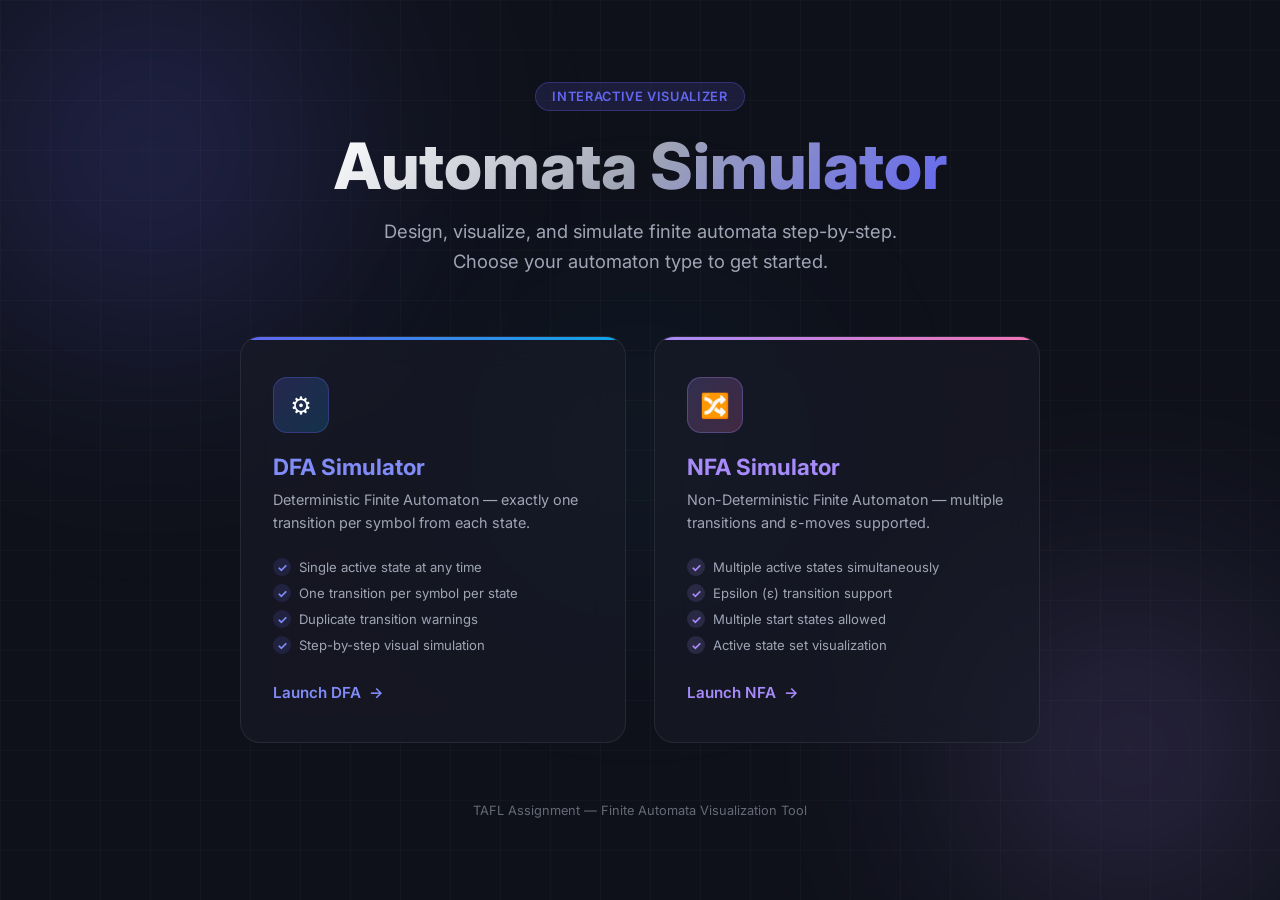
<file: index.html>
<!DOCTYPE html>
<html lang="en">

<head>
    <meta charset="UTF-8">
    <meta name="viewport" content="width=device-width, initial-scale=1.0">
    <title>Automata Simulator — DFA & NFA</title>
    <link rel="preconnect" href="https://fonts.googleapis.com">
    <link rel="preconnect" href="https://fonts.gstatic.com" crossorigin>
    <link href="https://fonts.googleapis.com/css2?family=Inter:wght@400;500;600;700;800&display=swap" rel="stylesheet">
    <style>
        :root {
            --bg-dark: #0f111a;
            --primary: #6366f1;
            --primary-glow: rgba(99, 102, 241, 0.4);
            --nfa-accent: #a78bfa;
            --nfa-glow: rgba(167, 139, 250, 0.4);
            --text-primary: #ffffff;
            --text-secondary: #a0a5b5;
            --border-glass: rgba(255, 255, 255, 0.08);
            --surface: rgba(25, 28, 41, 0.6);
        }

        * {
            box-sizing: border-box;
            margin: 0;
            padding: 0;
        }

        body {
            background-color: var(--bg-dark);
            color: var(--text-primary);
            font-family: 'Inter', system-ui, -apple-system, sans-serif;
            min-height: 100vh;
            overflow-x: hidden;
        }

        /* Animated background grid */
        body::before {
            content: "";
            position: fixed;
            top: 0;
            left: 0;
            width: 100%;
            height: 100%;
            background-image:
                linear-gradient(rgba(255, 255, 255, 0.025) 1px, transparent 1px),
                linear-gradient(90deg, rgba(255, 255, 255, 0.025) 1px, transparent 1px);
            background-size: 50px 50px;
            z-index: 0;
            pointer-events: none;
        }

        /* Glowing orb backgrounds */
        .orb {
            position: fixed;
            border-radius: 50%;
            filter: blur(120px);
            z-index: 0;
            pointer-events: none;
            animation: orbFloat 8s ease-in-out infinite alternate;
        }

        .orb-1 {
            width: 500px;
            height: 500px;
            background: radial-gradient(circle, var(--primary-glow) 0%, transparent 70%);
            top: -100px;
            left: -100px;
            animation-delay: 0s;
        }

        .orb-2 {
            width: 400px;
            height: 400px;
            background: radial-gradient(circle, var(--nfa-glow) 0%, transparent 70%);
            bottom: -50px;
            right: -50px;
            animation-delay: 3s;
        }

        .orb-3 {
            width: 300px;
            height: 300px;
            background: radial-gradient(circle, rgba(14, 165, 233, 0.2) 0%, transparent 70%);
            top: 50%;
            left: 50%;
            transform: translate(-50%, -50%);
            animation-delay: 5s;
        }

        @keyframes orbFloat {
            0% {
                transform: translate(0, 0) scale(1);
            }

            100% {
                transform: translate(30px, -20px) scale(1.1);
            }
        }

        /* Layout */
        .landing {
            position: relative;
            z-index: 1;
            display: flex;
            flex-direction: column;
            align-items: center;
            justify-content: center;
            min-height: 100vh;
            padding: 40px 20px;
        }

        /* Header */
        .hero {
            text-align: center;
            margin-bottom: 60px;
            animation: fadeInUp 0.8s ease-out;
        }

        .hero-badge {
            display: inline-block;
            padding: 6px 16px;
            background: rgba(99, 102, 241, 0.15);
            border: 1px solid rgba(99, 102, 241, 0.3);
            border-radius: 20px;
            font-size: 0.8rem;
            font-weight: 600;
            color: var(--primary);
            letter-spacing: 0.05em;
            text-transform: uppercase;
            margin-bottom: 20px;
        }

        .hero h1 {
            font-size: clamp(2.5rem, 5vw, 4rem);
            font-weight: 800;
            line-height: 1.1;
            margin-bottom: 16px;
            background: linear-gradient(135deg, #ffffff 0%, #a0a5b5 50%, #6366f1 100%);
            -webkit-background-clip: text;
            background-clip: text;
            -webkit-text-fill-color: transparent;
        }

        .hero p {
            font-size: 1.15rem;
            color: var(--text-secondary);
            max-width: 520px;
            margin: 0 auto;
            line-height: 1.6;
        }

        /* Cards */
        .cards {
            display: grid;
            grid-template-columns: repeat(2, 1fr);
            gap: 28px;
            max-width: 800px;
            width: 100%;
            animation: fadeInUp 0.8s ease-out 0.2s backwards;
        }

        .card {
            position: relative;
            background: var(--surface);
            backdrop-filter: blur(16px);
            -webkit-backdrop-filter: blur(16px);
            border: 1px solid var(--border-glass);
            border-radius: 20px;
            padding: 40px 32px;
            text-decoration: none;
            color: inherit;
            transition: all 0.35s cubic-bezier(0.4, 0, 0.2, 1);
            overflow: hidden;
            cursor: pointer;
        }

        .card::before {
            content: "";
            position: absolute;
            top: 0;
            left: 0;
            width: 100%;
            height: 3px;
            border-radius: 20px 20px 0 0;
            transition: height 0.35s ease;
        }

        .card-dfa::before {
            background: linear-gradient(90deg, var(--primary), #0ea5e9);
        }

        .card-nfa::before {
            background: linear-gradient(90deg, var(--nfa-accent), #f472b6);
        }

        .card:hover {
            transform: translateY(-6px);
            border-color: rgba(255, 255, 255, 0.15);
            box-shadow: 0 20px 60px rgba(0, 0, 0, 0.4);
        }

        .card:hover::before {
            height: 4px;
        }

        .card-dfa:hover {
            box-shadow: 0 20px 60px rgba(99, 102, 241, 0.15);
        }

        .card-nfa:hover {
            box-shadow: 0 20px 60px rgba(167, 139, 250, 0.15);
        }

        .card-icon {
            width: 56px;
            height: 56px;
            border-radius: 14px;
            display: flex;
            align-items: center;
            justify-content: center;
            font-size: 1.5rem;
            margin-bottom: 20px;
        }

        .card-dfa .card-icon {
            background: linear-gradient(135deg, rgba(99, 102, 241, 0.2), rgba(14, 165, 233, 0.2));
            border: 1px solid rgba(99, 102, 241, 0.3);
        }

        .card-nfa .card-icon {
            background: linear-gradient(135deg, rgba(167, 139, 250, 0.2), rgba(244, 114, 182, 0.2));
            border: 1px solid rgba(167, 139, 250, 0.3);
        }

        .card h2 {
            font-size: 1.4rem;
            font-weight: 700;
            margin-bottom: 8px;
        }

        .card-dfa h2 {
            color: #818cf8;
        }

        .card-nfa h2 {
            color: var(--nfa-accent);
        }

        .card p {
            font-size: 0.9rem;
            color: var(--text-secondary);
            line-height: 1.6;
            margin-bottom: 24px;
        }

        .card-features {
            list-style: none;
            display: flex;
            flex-direction: column;
            gap: 8px;
            margin-bottom: 28px;
        }

        .card-features li {
            font-size: 0.82rem;
            color: var(--text-secondary);
            display: flex;
            align-items: center;
            gap: 8px;
        }

        .card-features li::before {
            content: "✓";
            font-weight: 700;
            font-size: 0.75rem;
            width: 18px;
            height: 18px;
            border-radius: 50%;
            display: flex;
            align-items: center;
            justify-content: center;
            flex-shrink: 0;
        }

        .card-dfa .card-features li::before {
            color: #818cf8;
            background: rgba(99, 102, 241, 0.15);
        }

        .card-nfa .card-features li::before {
            color: var(--nfa-accent);
            background: rgba(167, 139, 250, 0.15);
        }

        .card-cta {
            display: inline-flex;
            align-items: center;
            gap: 8px;
            font-weight: 600;
            font-size: 0.95rem;
            transition: gap 0.2s ease;
        }

        .card-dfa .card-cta {
            color: #818cf8;
        }

        .card-nfa .card-cta {
            color: var(--nfa-accent);
        }

        .card:hover .card-cta {
            gap: 14px;
        }

        .card-cta .arrow {
            transition: transform 0.2s ease;
        }

        .card:hover .card-cta .arrow {
            transform: translateX(4px);
        }

        /* Footer */
        .footer {
            margin-top: 60px;
            text-align: center;
            color: var(--text-secondary);
            font-size: 0.8rem;
            opacity: 0.6;
            animation: fadeInUp 0.8s ease-out 0.4s backwards;
        }

        @keyframes fadeInUp {
            from {
                opacity: 0;
                transform: translateY(24px);
            }

            to {
                opacity: 1;
                transform: translateY(0);
            }
        }

        /* Responsive */
        @media (max-width: 640px) {
            .cards {
                grid-template-columns: 1fr;
            }

            .card {
                padding: 28px 24px;
            }
        }
    </style>
</head>

<body>
    <!-- Ambient glowing orbs -->
    <div class="orb orb-1"></div>
    <div class="orb orb-2"></div>
    <div class="orb orb-3"></div>

    <div class="landing">
        <!-- Hero Section -->
        <header class="hero">
            <div class="hero-badge">Interactive Visualizer</div>
            <h1>Automata Simulator</h1>
            <p>Design, visualize, and simulate finite automata step-by-step. Choose your automaton type to get started.
            </p>
        </header>

        <!-- Simulator Cards -->
        <div class="cards">
            <a href="dfa.html" class="card card-dfa">
                <div class="card-icon">⚙️</div>
                <h2>DFA Simulator</h2>
                <p>Deterministic Finite Automaton — exactly one transition per symbol from each state.</p>
                <ul class="card-features">
                    <li>Single active state at any time</li>
                    <li>One transition per symbol per state</li>
                    <li>Duplicate transition warnings</li>
                    <li>Step-by-step visual simulation</li>
                </ul>
                <div class="card-cta">
                    Launch DFA <span class="arrow">→</span>
                </div>
            </a>

            <a href="nfa.html" class="card card-nfa">
                <div class="card-icon">🔀</div>
                <h2>NFA Simulator</h2>
                <p>Non-Deterministic Finite Automaton — multiple transitions and ε-moves supported.</p>
                <ul class="card-features">
                    <li>Multiple active states simultaneously</li>
                    <li>Epsilon (ε) transition support</li>
                    <li>Multiple start states allowed</li>
                    <li>Active state set visualization</li>
                </ul>
                <div class="card-cta">
                    Launch NFA <span class="arrow">→</span>
                </div>
            </a>
        </div>

        <!-- Footer -->
        <footer class="footer">
            <p>TAFL Assignment — Finite Automata Visualization Tool</p>
        </footer>
    </div>
</body>

</html>
</file>
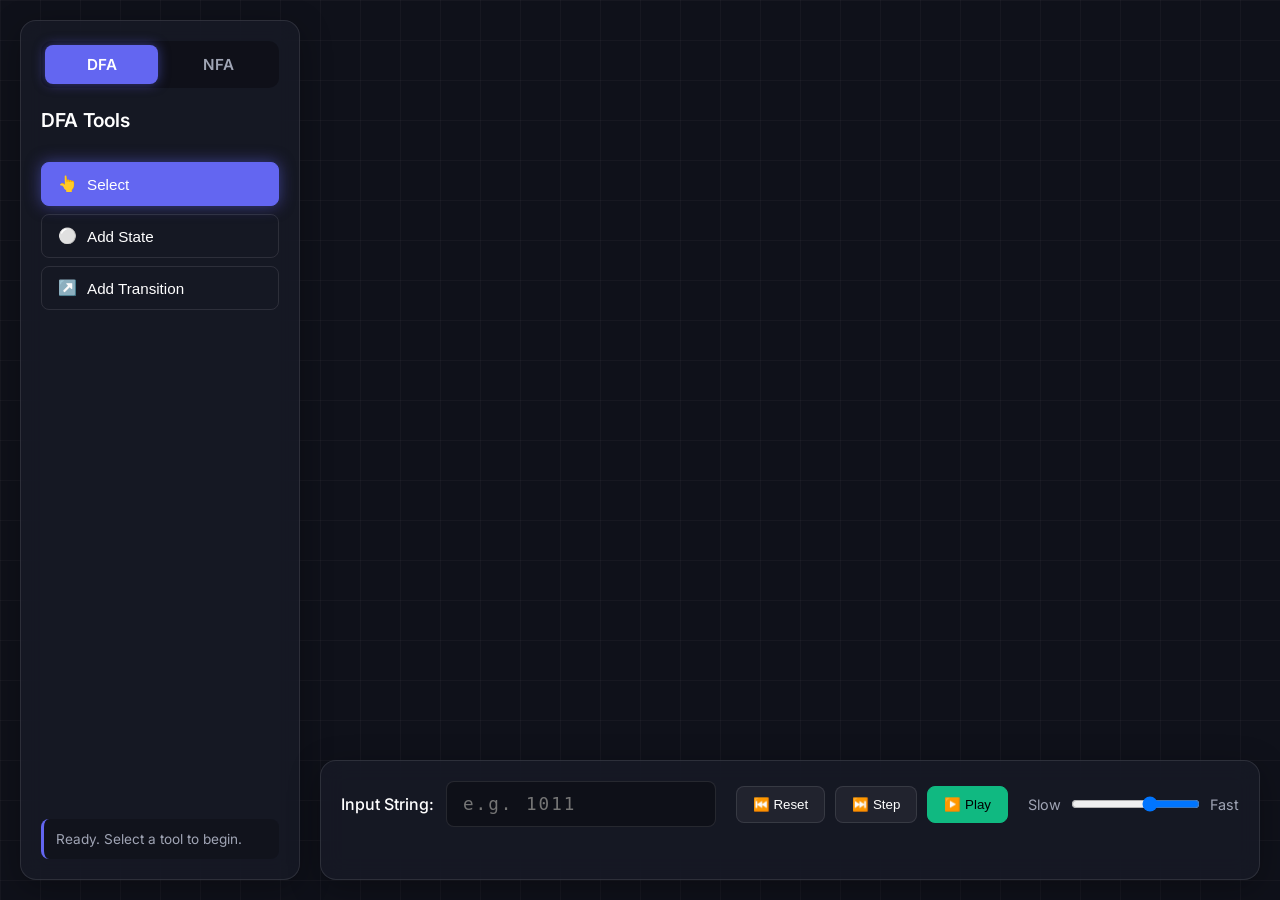
<file: dfa.html>
<!DOCTYPE html>
<html lang="en">

<head>
    <meta charset="UTF-8">
    <meta name="viewport" content="width=device-width, initial-scale=1.0">
    <title>DFA Simulator</title>
    <link rel="preconnect" href="https://fonts.googleapis.com">
    <link rel="preconnect" href="https://fonts.gstatic.com" crossorigin>
    <link href="https://fonts.googleapis.com/css2?family=Inter:wght@400;500;600;700&display=swap" rel="stylesheet">
    <link rel="stylesheet" href="styles.css">
</head>

<body>
    <div class="app-container">
        <!-- Main Canvas Area -->
        <main class="canvas-container" id="canvas-container">
            <svg id="automata-canvas" width="100%" height="100%">
                <!-- SVG elements will be drawn here -->
                <defs>
                    <!-- Arrowheads -->
                    <marker id="arrow" viewBox="0 0 10 10" refX="10" refY="5" markerWidth="6" markerHeight="6"
                        orient="auto-start-reverse">
                        <path d="M 0 0 L 10 5 L 0 10 z" fill="var(--text-secondary)" />
                    </marker>
                    <marker id="arrow-selected" viewBox="0 0 10 10" refX="10" refY="5" markerWidth="6" markerHeight="6"
                        orient="auto-start-reverse">
                        <path d="M 0 0 L 10 5 L 0 10 z" fill="var(--primary)" />
                    </marker>
                    <marker id="arrow-active" viewBox="0 0 10 10" refX="10" refY="5" markerWidth="6" markerHeight="6"
                        orient="auto-start-reverse">
                        <path d="M 0 0 L 10 5 L 0 10 z" fill="#0ea5e9" />
                    </marker>
                </defs>
            </svg>
        </main>

        <!-- Tools Sidebar -->
        <aside class="sidebar tools-panel glass">
            <!-- Navigation -->
            <div class="nav-tabs">
                <a href="dfa.html" class="nav-tab active">DFA</a>
                <a href="nfa.html" class="nav-tab">NFA</a>
            </div>
            <h2>DFA Tools</h2>
            <div class="tool-group">
                <button id="tool-select" class="tool-btn active" title="Select and Move">
                    <span class="icon">👆</span> Select
                </button>
                <button id="tool-state" class="tool-btn" title="Add State">
                    <span class="icon">⚪</span> Add State
                </button>
                <button id="tool-transition" class="tool-btn" title="Add Transition">
                    <span class="icon">↗️</span> Add Transition
                </button>
            </div>

            <div class="tool-group context-menu" id="state-context-menu" style="display: none;">
                <h3>State Properties</h3>
                <input type="text" id="prop-name" placeholder="State name">
                <label>
                    <input type="checkbox" id="prop-start"> Start State
                </label>
                <label>
                    <input type="checkbox" id="prop-accept"> Accept State
                </label>
                <button id="btn-delete-state" class="danger-btn">Delete State</button>
            </div>

            <div class="tool-group context-menu" id="transition-context-menu" style="display: none;">
                <h3>Transition Symbol</h3>
                <input type="text" id="transition-symbol-input" placeholder="e.g., a, b, ε">
                <small>Use commas for multiple symbols</small>
                <div id="dfa-warning" class="dfa-warning" style="display: none;"></div>
                <button id="btn-delete-transition" class="danger-btn">Delete Transition</button>
            </div>

            <div class="info-box">
                <p id="status-message">Ready. Select a tool to begin.</p>
            </div>
        </aside>

        <!-- Simulation Bottom Panel -->
        <footer class="bottom-panel sim-panel glass">
            <div class="sim-controls">
                <div class="input-group">
                    <label for="sim-input">Input String:</label>
                    <input type="text" id="sim-input" placeholder="e.g. 1011">
                </div>

                <div class="playback-controls">
                    <button id="btn-reset" class="sim-btn" title="Reset Simulation">⏮️ Reset</button>
                    <button id="btn-step" class="sim-btn" title="Step Forward">⏭️ Step</button>
                    <button id="btn-play" class="sim-btn primary" title="Play Simulation">▶️ Play</button>
                </div>

                <div class="sim-speed">
                    <label for="speed-slider">Slow</label>
                    <input type="range" id="speed-slider" min="100" max="2000" value="800" dir="rtl">
                    <label for="speed-slider">Fast</label>
                </div>
            </div>

            <div class="sim-status">
                <div id="sim-tape" class="tape"></div>
                <div id="sim-result" class="result-badge"></div>
            </div>
        </footer>
    </div>
    <script src="script.js"></script>
</body>

</html>
</file>
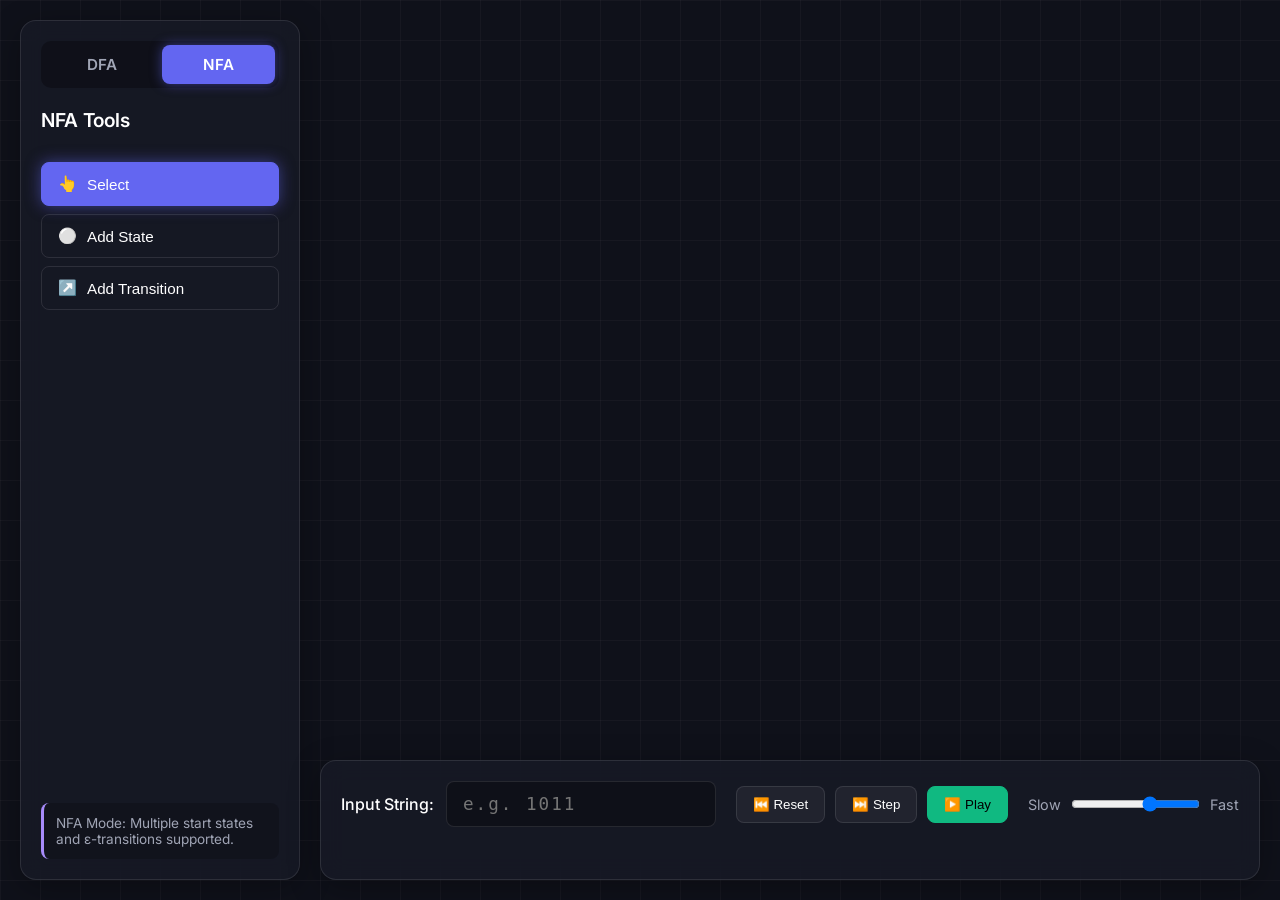
<file: nfa.html>
<!DOCTYPE html>
<html lang="en">

<head>
    <meta charset="UTF-8">
    <meta name="viewport" content="width=device-width, initial-scale=1.0">
    <title>NFA Simulator</title>
    <link rel="preconnect" href="https://fonts.googleapis.com">
    <link rel="preconnect" href="https://fonts.gstatic.com" crossorigin>
    <link href="https://fonts.googleapis.com/css2?family=Inter:wght@400;500;600;700&display=swap" rel="stylesheet">
    <link rel="stylesheet" href="styles.css">
</head>

<body>
    <div class="app-container">
        <!-- Main Canvas Area -->
        <main class="canvas-container" id="canvas-container">
            <svg id="automata-canvas" width="100%" height="100%">
                <defs>
                    <marker id="arrow" viewBox="0 0 10 10" refX="10" refY="5" markerWidth="6" markerHeight="6"
                        orient="auto-start-reverse">
                        <path d="M 0 0 L 10 5 L 0 10 z" fill="var(--text-secondary)" />
                    </marker>
                    <marker id="arrow-selected" viewBox="0 0 10 10" refX="10" refY="5" markerWidth="6" markerHeight="6"
                        orient="auto-start-reverse">
                        <path d="M 0 0 L 10 5 L 0 10 z" fill="var(--primary)" />
                    </marker>
                    <marker id="arrow-active" viewBox="0 0 10 10" refX="10" refY="5" markerWidth="6" markerHeight="6"
                        orient="auto-start-reverse">
                        <path d="M 0 0 L 10 5 L 0 10 z" fill="#0ea5e9" />
                    </marker>
                </defs>
            </svg>
        </main>

        <!-- Tools Sidebar -->
        <aside class="sidebar tools-panel glass">
            <!-- Navigation -->
            <div class="nav-tabs">
                <a href="dfa.html" class="nav-tab">DFA</a>
                <a href="nfa.html" class="nav-tab active">NFA</a>
            </div>
            <h2>NFA Tools</h2>
            <div class="tool-group">
                <button id="tool-select" class="tool-btn active" title="Select and Move">
                    <span class="icon">👆</span> Select
                </button>
                <button id="tool-state" class="tool-btn" title="Add State">
                    <span class="icon">⚪</span> Add State
                </button>
                <button id="tool-transition" class="tool-btn" title="Add Transition">
                    <span class="icon">↗️</span> Add Transition
                </button>
            </div>

            <div class="tool-group context-menu" id="state-context-menu" style="display: none;">
                <h3>State Properties</h3>
                <input type="text" id="prop-name" placeholder="State name">
                <label>
                    <input type="checkbox" id="prop-start"> Start State
                </label>
                <label>
                    <input type="checkbox" id="prop-accept"> Accept State
                </label>
                <button id="btn-delete-state" class="danger-btn">Delete State</button>
            </div>

            <div class="tool-group context-menu" id="transition-context-menu" style="display: none;">
                <h3>Transition Symbol</h3>
                <input type="text" id="transition-symbol-input" placeholder="e.g., a, b, ε">
                <small>Use commas for multiple symbols. Use ε for epsilon.</small>
                <button id="btn-delete-transition" class="danger-btn">Delete Transition</button>
            </div>

            <div class="info-box nfa-info">
                <p id="status-message">NFA Mode: Multiple start states and ε-transitions supported.</p>
            </div>
        </aside>

        <!-- Simulation Bottom Panel -->
        <footer class="bottom-panel sim-panel glass">
            <div class="sim-controls">
                <div class="input-group">
                    <label for="sim-input">Input String:</label>
                    <input type="text" id="sim-input" placeholder="e.g. 1011">
                </div>

                <div class="playback-controls">
                    <button id="btn-reset" class="sim-btn" title="Reset Simulation">⏮️ Reset</button>
                    <button id="btn-step" class="sim-btn" title="Step Forward">⏭️ Step</button>
                    <button id="btn-play" class="sim-btn primary" title="Play Simulation">▶️ Play</button>
                </div>

                <div class="sim-speed">
                    <label for="speed-slider">Slow</label>
                    <input type="range" id="speed-slider" min="100" max="2000" value="800" dir="rtl">
                    <label for="speed-slider">Fast</label>
                </div>
            </div>

            <div class="sim-status">
                <div id="sim-tape" class="tape"></div>
                <div id="sim-result" class="result-badge"></div>
            </div>
        </footer>
    </div>
    <script src="nfa.js"></script>
</body>

</html>
</file>
<file: styles.css>
:root {
    --bg-dark: #0f111a;
    --bg-surface: rgba(25, 28, 41, 0.7);
    --border-glass: rgba(255, 255, 255, 0.1);
    --text-primary: #ffffff;
    --text-secondary: #a0a5b5;

    --primary: #6366f1;
    --primary-hover: #4f46e5;
    --primary-glow: rgba(99, 102, 241, 0.5);

    --success: #10b981;
    --danger: #ef4444;

    --state-bg: #1e293b;
    --state-border: #475569;
    --state-size: 50px;

    font-family: 'Inter', system-ui, -apple-system, sans-serif;
}

* {
    box-sizing: border-box;
    margin: 0;
    padding: 0;
}

body {
    background-color: var(--bg-dark);
    color: var(--text-primary);
    overflow: hidden;
    height: 100vh;
    width: 100vw;
}

/* Background grid for canvas */
body::before {
    content: "";
    position: absolute;
    top: 0;
    left: 0;
    width: 100%;
    height: 100%;
    background-image:
        linear-gradient(rgba(255, 255, 255, 0.03) 1px, transparent 1px),
        linear-gradient(90deg, rgba(255, 255, 255, 0.03) 1px, transparent 1px);
    background-size: 40px 40px;
    z-index: -1;
    pointer-events: none;
}

.app-container {
    display: flex;
    height: 100%;
    width: 100%;
    position: relative;
}

/* Glassmorphism Utilities */
.glass {
    background: var(--bg-surface);
    backdrop-filter: blur(12px);
    -webkit-backdrop-filter: blur(12px);
    border: 1px solid var(--border-glass);
    box-shadow: 0 8px 32px 0 rgba(0, 0, 0, 0.3);
}

/* Layout Panels */
.canvas-container {
    flex-grow: 1;
    position: relative;
    cursor: default;
}

svg#automata-canvas {
    width: 100%;
    height: 100%;
    display: block;
}

.sidebar {
    width: 280px;
    height: calc(100vh - 40px);
    position: absolute;
    top: 20px;
    left: 20px;
    border-radius: 16px;
    padding: 20px;
    display: flex;
    flex-direction: column;
    gap: 20px;
    z-index: 10;
}

.bottom-panel {
    position: absolute;
    bottom: 20px;
    left: 320px;
    /* offset by sidebar + margin */
    right: 20px;
    height: 120px;
    border-radius: 16px;
    padding: 20px;
    display: flex;
    flex-direction: column;
    gap: 15px;
    z-index: 10;
}

/* Typography & Headings */
h2 {
    font-size: 1.2rem;
    font-weight: 600;
    color: var(--text-primary);
    margin-bottom: 10px;
}

h3 {
    font-size: 0.9rem;
    font-weight: 500;
    color: var(--text-secondary);
    margin-bottom: 8px;
    text-transform: uppercase;
    letter-spacing: 0.05em;
}

/* Tools Sidebar Styles */
.tool-group {
    display: flex;
    flex-direction: column;
    gap: 8px;
}

.tool-btn {
    display: flex;
    align-items: center;
    gap: 10px;
    width: 100%;
    padding: 12px 16px;
    background: transparent;
    border: 1px solid var(--border-glass);
    border-radius: 8px;
    color: var(--text-primary);
    font-size: 0.95rem;
    cursor: pointer;
    transition: all 0.2s ease;
    text-align: left;
}

.tool-btn:hover {
    background: rgba(255, 255, 255, 0.05);
}

.tool-btn.active {
    background: var(--primary);
    border-color: var(--primary);
    box-shadow: 0 0 15px var(--primary-glow);
}

.danger-btn {
    background: rgba(239, 68, 68, 0.1);
    color: var(--danger);
    border: 1px solid rgba(239, 68, 68, 0.3);
    padding: 10px;
    border-radius: 6px;
    cursor: pointer;
    margin-top: 10px;
    transition: all 0.2s;
    font-weight: 600;
}

.danger-btn:hover {
    background: var(--danger);
    color: white;
}

.context-menu {
    background: rgba(0, 0, 0, 0.2);
    padding: 15px;
    border-radius: 8px;
    border: 1px solid var(--border-glass);
}

.context-menu label {
    display: flex;
    align-items: center;
    gap: 8px;
    font-size: 0.9rem;
    margin-bottom: 8px;
    cursor: pointer;
}

.context-menu input[type="text"] {
    width: 100%;
    padding: 10px;
    background: rgba(0, 0, 0, 0.3);
    border: 1px solid var(--border-glass);
    border-radius: 6px;
    color: white;
    font-size: 1rem;
    outline: none;
    margin-bottom: 5px;
}

.context-menu input[type="text"]:focus {
    border-color: var(--primary);
}

.context-menu small {
    color: var(--text-secondary);
    font-size: 0.75rem;
    display: block;
    margin-bottom: 10px;
}

.info-box {
    margin-top: auto;
    padding: 12px;
    background: rgba(0, 0, 0, 0.2);
    border-radius: 8px;
    font-size: 0.85rem;
    color: var(--text-secondary);
    border-left: 3px solid var(--primary);
}

/* Simulation Panel Styles */
.sim-controls {
    display: flex;
    align-items: center;
    justify-content: space-between;
    gap: 20px;
}

.input-group {
    flex-grow: 1;
    display: flex;
    align-items: center;
    gap: 12px;
}

.input-group label {
    font-weight: 500;
}

.input-group input {
    flex-grow: 1;
    padding: 12px 16px;
    background: rgba(0, 0, 0, 0.3);
    border: 1px solid var(--border-glass);
    border-radius: 8px;
    color: white;
    font-size: 1.1rem;
    outline: none;
    letter-spacing: 2px;
    font-family: monospace;
}

.input-group input:focus {
    border-color: var(--primary);
    box-shadow: 0 0 10px var(--primary-glow);
}

.playback-controls {
    display: flex;
    gap: 10px;
}

.sim-btn {
    padding: 10px 16px;
    background: rgba(255, 255, 255, 0.05);
    border: 1px solid var(--border-glass);
    border-radius: 8px;
    color: white;
    cursor: pointer;
    font-weight: 500;
    transition: all 0.2s;
    display: flex;
    align-items: center;
    gap: 6px;
}

.sim-btn:hover {
    background: rgba(255, 255, 255, 0.1);
}

.sim-btn.primary {
    background: var(--success);
    border-color: var(--success);
    color: #000;
}

.sim-btn.primary:hover {
    background: #0ea5e9;
    border-color: #0ea5e9;
    box-shadow: 0 0 15px rgba(14, 165, 233, 0.5);
    color: white;
}

.sim-btn:disabled {
    opacity: 0.5;
    cursor: not-allowed;
}

.sim-speed {
    display: flex;
    align-items: center;
    gap: 10px;
    font-size: 0.9rem;
    color: var(--text-secondary);
}

.sim-status {
    display: flex;
    align-items: center;
    justify-content: space-between;
}

.tape {
    display: flex;
    gap: 4px;
    font-family: monospace;
    font-size: 1.2rem;
    height: 36px;
    align-items: center;
}

.tape-cell {
    width: 30px;
    height: 36px;
    display: flex;
    align-items: center;
    justify-content: center;
    background: rgba(255, 255, 255, 0.05);
    border: 1px solid var(--border-glass);
    border-radius: 4px;
    transition: all 0.2s;
}

.tape-cell.active {
    background: var(--primary);
    border-color: var(--primary);
    box-shadow: 0 0 10px var(--primary-glow);
    transform: scale(1.1);
}

.tape-cell.consumed {
    color: var(--text-secondary);
    opacity: 0.5;
    background: transparent;
    border-color: transparent;
}

.result-badge {
    padding: 6px 16px;
    border-radius: 20px;
    font-weight: 600;
    font-size: 0.9rem;
    opacity: 0;
    transition: opacity 0.3s;
}

.result-badge.accepted {
    background: rgba(16, 185, 129, 0.2);
    color: var(--success);
    border: 1px solid var(--success);
    opacity: 1;
}

.result-badge.rejected {
    background: rgba(239, 68, 68, 0.2);
    color: var(--danger);
    border: 1px solid var(--danger);
    opacity: 1;
}

/* SVG Elements styles */
.state {
    cursor: pointer;
}

.state-circle {
    fill: var(--state-bg);
    stroke: var(--state-border);
    stroke-width: 2;
    transition: stroke 0.2s, fill 0.2s;
}

.state:hover .state-circle {
    stroke: var(--text-primary);
}

.state.selected .state-circle {
    stroke: var(--primary);
    stroke-width: 3;
    filter: drop-shadow(0 0 8px var(--primary-glow));
}

.state.active-sim .state-circle {
    fill: var(--primary-glow);
    stroke: #0ea5e9;
    stroke-width: 3;
    filter: drop-shadow(0 0 12px rgba(14, 165, 233, 0.8));
}

.state-text {
    fill: var(--text-primary);
    font-family: 'Inter', sans-serif;
    font-size: 16px;
    font-weight: 500;
    text-anchor: middle;
    dominant-baseline: central;
    pointer-events: none;
    user-select: none;
}

.state-start-arrow {
    stroke: var(--text-primary);
    stroke-width: 2;
    marker-end: url(#arrow);
}

.state-accept-circle {
    fill: none;
    stroke: var(--state-border);
    stroke-width: 2;
    pointer-events: none;
}

.state.selected .state-accept-circle {
    stroke: var(--primary);
}

.state:hover .state-accept-circle {
    stroke: var(--text-primary);
}

.transition {
    cursor: pointer;
}

.transition-path {
    fill: none;
    stroke: var(--text-secondary);
    stroke-width: 2;
    transition: stroke 0.2s, stroke-width 0.2s;
    marker-end: url(#arrow);
}

.transition:hover .transition-path {
    stroke: var(--text-primary);
    stroke-width: 3;
}

.transition.selected .transition-path {
    stroke: var(--primary);
    stroke-width: 3;
    marker-end: url(#arrow-selected);
}

.transition.active-sim .transition-path {
    stroke: #0ea5e9;
    stroke-width: 3;
    filter: drop-shadow(0 0 8px rgba(14, 165, 233, 0.8));
    marker-end: url(#arrow-active);
}

.transition-text-bg {
    fill: var(--bg-dark);
}

.transition-text {
    fill: var(--text-primary);
    font-family: 'Inter', sans-serif;
    font-size: 14px;
    text-anchor: middle;
    dominant-baseline: central;
    user-select: none;
}

.transition.selected .transition-text {
    fill: var(--primary);
    font-weight: bold;
}

.temp-transition {
    fill: none;
    stroke: var(--primary);
    stroke-width: 2;
    stroke-dasharray: 5, 5;
    pointer-events: none;
}

/* Navigation Tabs */
.nav-tabs {
    display: flex;
    gap: 4px;
    background: rgba(0, 0, 0, 0.3);
    border-radius: 10px;
    padding: 4px;
}

.nav-tab {
    flex: 1;
    text-align: center;
    padding: 10px 16px;
    border-radius: 8px;
    color: var(--text-secondary);
    text-decoration: none;
    font-weight: 600;
    font-size: 0.95rem;
    transition: all 0.2s ease;
}

.nav-tab:hover {
    color: var(--text-primary);
    background: rgba(255, 255, 255, 0.05);
}

.nav-tab.active {
    background: var(--primary);
    color: white;
    box-shadow: 0 0 12px var(--primary-glow);
}

/* Epsilon transitions get a dashed stroke */
.epsilon-transition .transition-path {
    stroke-dasharray: 6, 4;
}

.epsilon-transition .transition-text {
    fill: #a78bfa;
    font-style: italic;
}

/* NFA info box accent */
.nfa-info {
    border-left-color: #a78bfa;
}

/* DFA duplicate transition warning */
.dfa-warning {
    background: rgba(239, 68, 68, 0.15);
    border: 1px solid rgba(239, 68, 68, 0.4);
    border-radius: 6px;
    padding: 8px 10px;
    font-size: 0.8rem;
    color: #fca5a5;
    line-height: 1.4;
    margin-top: 6px;
}
</file>
